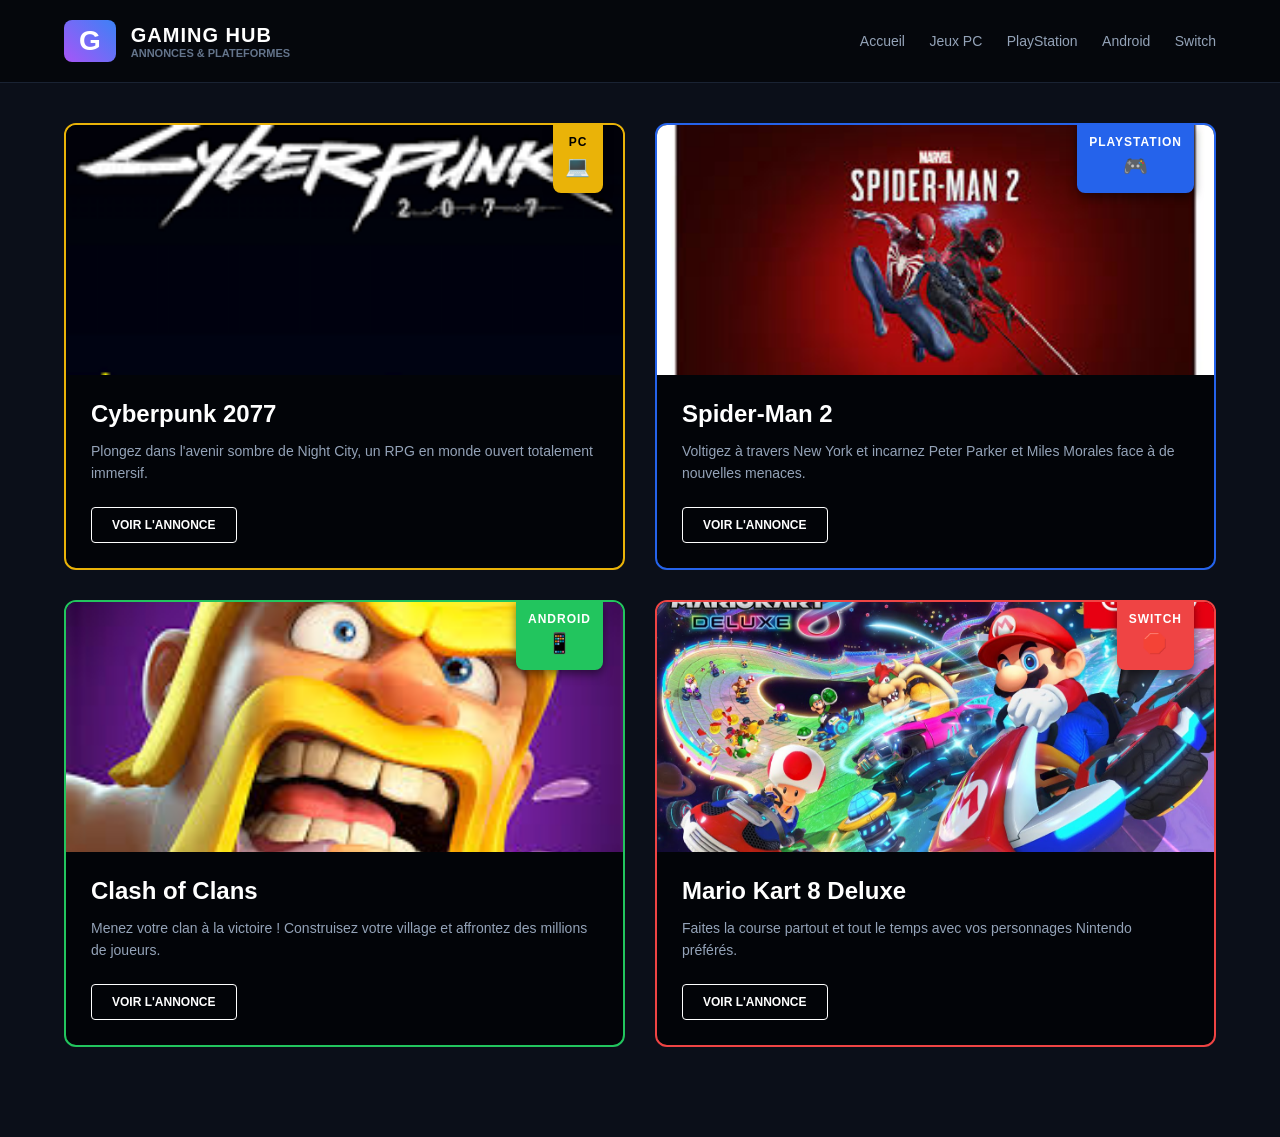
<file: index.html>
<!DOCTYPE html>
<html lang="fr">
<head>
    <meta charset="UTF-8">
    <meta name="viewport" content="width=device-width, initial-scale=1.0">
    <title>Gaming Hub - Annonces & Plateformes</title>
    <link rel="stylesheet" href="style.css">
</head>
<body>

    <header class="main-header">
        <div class="logo">
            <span class="logo-icon">G</span>
            <div class="logo-text">
                <h1>GAMING HUB</h1>
                <p>ANNONCES & PLATEFORMES</p>
            </div>
        </div>
      <nav class="nav-links">
    <a href="index.html">Accueil</a>
    <a href="jeux-pc.html">Jeux PC</a>
    <a href="PlayStation.html">PlayStation</a>
    <a href="Android_file.html">Android</a>
    <a href="Switch.html">Switch</a>
</nav>
    </header>

    <main class="games-grid">

        <article class="game-card pc-border">
            <div class="card-image-wrapper">
                <img src="/Src/Cyberpunk.png" alt="Cyberpunk 2077" class="game-img">
                <span class="badge badge-pc">
                    <span class="badge-title">PC</span>
                    <span class="badge-icon">💻</span>
                </span>
            </div>
            <div class="game-content">
                <h2>Cyberpunk 2077</h2>
                <p>Plongez dans l'avenir sombre de Night City, un RPG en monde ouvert totalement immersif.</p>
                <a href="#" class="btn-action">VOIR L'ANNONCE</a>
            </div>
        </article>

        <article class="game-card ps-border">
            <div class="card-image-wrapper">
                <img src="/Src/Spider_man.jpeg" alt="Spider-Man 2" class="game-img">
                <span class="badge badge-ps">
                    <span class="badge-title">PLAYSTATION</span>
                    <span class="badge-icon">🎮</span>
                </span>
            </div>
            <div class="game-content">
                <h2>Spider-Man 2</h2>
                <p>Voltigez à travers New York et incarnez Peter Parker et Miles Morales face à de nouvelles menaces.</p>
                <a href="#" class="btn-action">VOIR L'ANNONCE</a>
            </div>
        </article>

        <article class="game-card android-border">
            <div class="card-image-wrapper">
                <img src="/Src/clash_of_clan.jpeg" alt="Clash of Clans" class="game-img">
                <span class="badge badge-android">
                    <span class="badge-title">ANDROID</span>
                    <span class="badge-icon">📱</span>
                </span>
            </div>
            <div class="game-content">
                <h2>Clash of Clans</h2>
                <p>Menez votre clan à la victoire ! Construisez votre village et affrontez des millions de joueurs.</p>
                <a href="#" class="btn-action">VOIR L'ANNONCE</a>
            </div>
        </article>

        <article class="game-card switch-border">
            <div class="card-image-wrapper">
                <img src="/Src/mario_card_8_deluxe.jpg" alt="Mario Kart 8 Deluxe" class="game-img">
                <span class="badge badge-switch">
                    <span class="badge-title">SWITCH</span>
                    <span class="badge-icon">🛑</span>
                </span>
            </div>
            <div class="game-content">
                <h2>Mario Kart 8 Deluxe</h2>
                <p>Faites la course partout et tout le temps avec vos personnages Nintendo préférés.</p>
                <a href="#" class="btn-action">VOIR L'ANNONCE</a>
            </div>
        </article>

    </main>

</body>
</html>
</file>
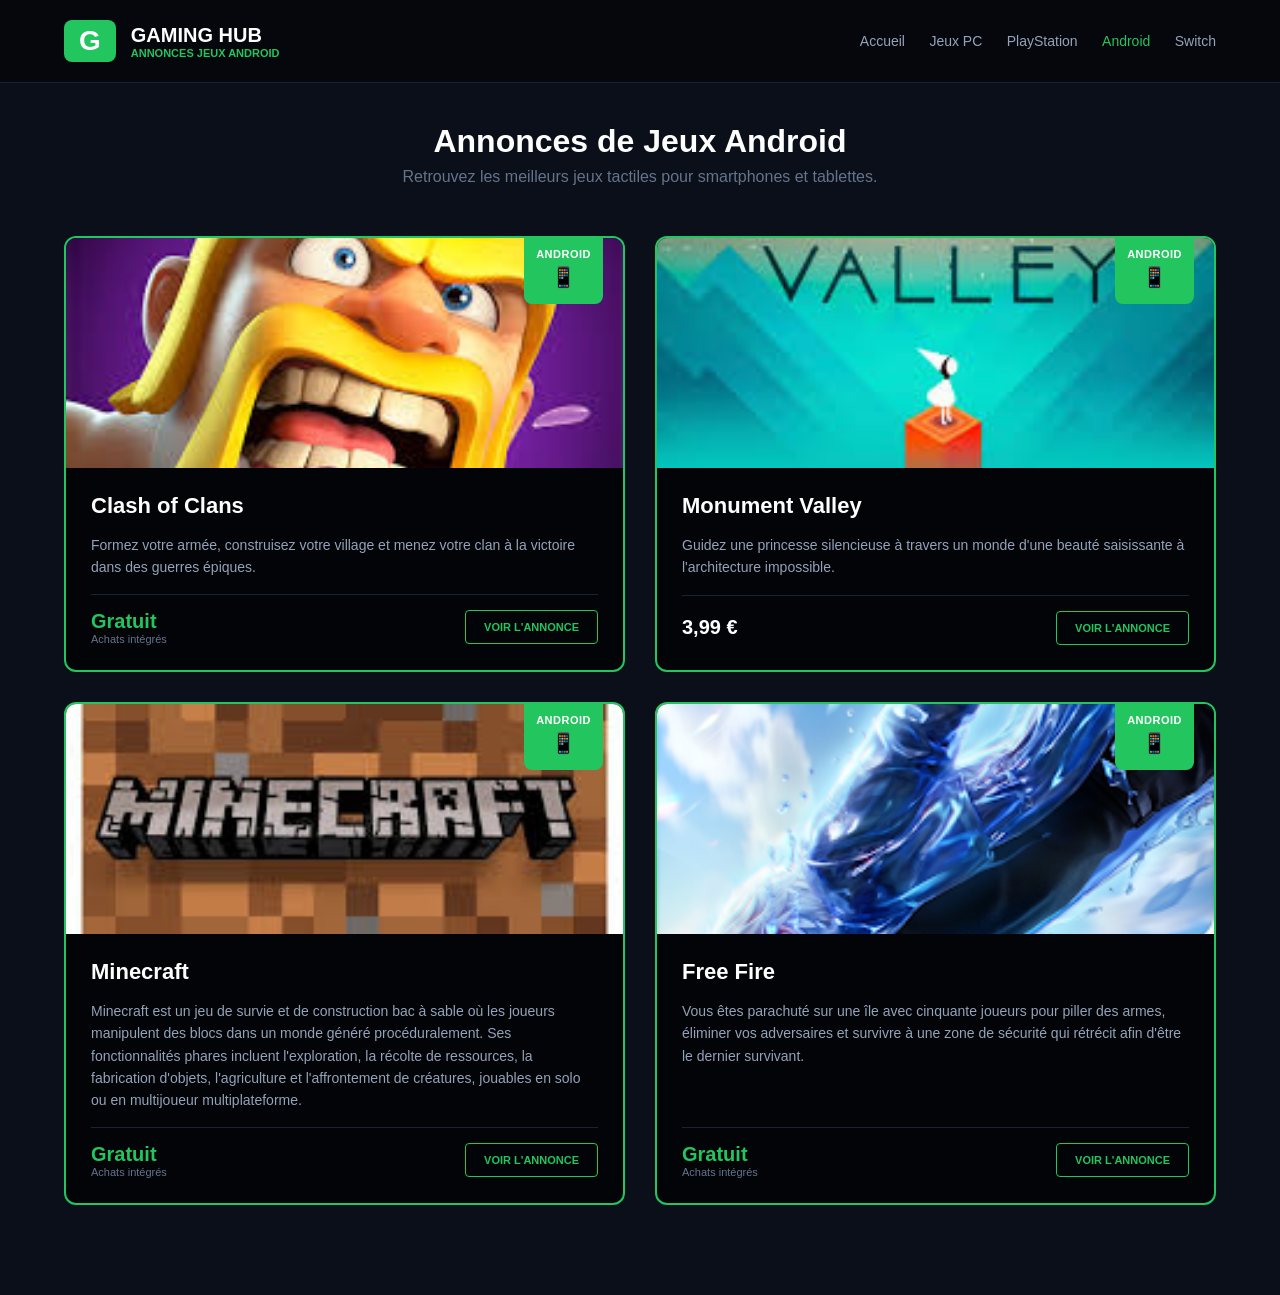
<file: Android_file.html>
<!DOCTYPE html>
<html lang="fr">
<head>
    <meta charset="UTF-8">
    <meta name="viewport" content="width=device-width, initial-scale=1.0">
    <title>Gaming Hub - Annonces Jeux Android</title>
    <style>
        /* ---- Base & Couleurs (Vert Android à l'honneur) ---- */
* {
    margin: 0;
    padding: 0;
    box-sizing: border-box;
    font-family: 'Segoe UI', Tahoma, Geneva, Verdana, sans-serif;
}

body {
    background-color: #0b0f19;
    color: #ffffff;
    padding-bottom: 50px;
}

/* ---- En-tête ---- */
.main-header {
    display: flex;
    justify-content: space-between;
    align-items: center;
    padding: 20px 5%;
    background-color: #05070c;
    border-bottom: 1px solid #1a2333;
}

.logo {
    display: flex;
    align-items: center;
    gap: 15px;
}

.logo-icon {
    font-size: 28px;
    font-weight: bold;
    background: #22c55e; /* Vert Android */
    color: #ffffff;
    padding: 5px 15px;
    border-radius: 8px;
}

.logo-text h1 {
    font-size: 20px;
}

.logo-text p {
    font-size: 11px;
    color: #22c55e;
    font-weight: bold;
}

.nav-links a {
    color: #94a3b8;
    text-decoration: none;
    margin-left: 20px;
    font-size: 14px;
    transition: color 0.3s;
}

.nav-links a:hover, .nav-links a.active {
    color: #22c55e; /* Surbrillance verte Android */
}

/* ---- Titre de la Page ---- */
.page-title-container {
    text-align: center;
    padding: 40px 20px 10px 20px;
}

.page-title-container h2 {
    font-size: 32px;
    color: #ffffff;
    margin-bottom: 8px;
}

.page-title-container p {
    color: #64748b;
    font-size: 16px;
}

/* ---- Grille ---- */
.games-grid {
    display: grid;
    grid-template-columns: repeat(auto-fit, minmax(400px, 1fr));
    gap: 30px;
    padding: 40px 5%;
    max-width: 1400px;
    margin: 0 auto;
}

/* ---- Cartes Jeux Android ---- */
.game-card {
    background-color: #020408;
    border-radius: 12px;
    overflow: hidden;
    border: 2px solid #22c55e; /* Bordure Verte Android */
    transition: transform 0.3s, box-shadow 0.3s;
    display: flex;
    flex-direction: column;
}

.game-card:hover {
    transform: translateY(-5px);
    box-shadow: 0 10px 20px rgba(34, 197, 94, 0.15); /* Ombre verte au survol */
}

.card-image-wrapper {
    position: relative;
    height: 230px;
}

.game-img {
    width: 100%;
    height: 100%;
    object-fit: cover;
}

/* Badge Android */
.badge-android {
    position: absolute;
    top: 0;
    right: 20px;
    background-color: #22c55e;
    color: #fff;
    display: flex;
    flex-direction: column;
    align-items: center;
    padding: 10px 12px 15px 12px;
    font-weight: bold;
    font-size: 11px;
    letter-spacing: 0.5px;
    border-radius: 0 0 8px 8px;
}

.badge-icon {
    font-size: 20px;
    margin-top: 5px;
}

/* ---- Contenu & Section Prix ---- */
.game-content {
    padding: 25px;
    display: flex;
    flex-direction: column;
    gap: 15px;
    flex-grow: 1;
}

.game-content h2 {
    font-size: 22px;
}

.game-content p {
    color: #94a3b8;
    font-size: 14px;
    line-height: 1.6;
}

/* Footer de la carte contenant Prix + Bouton */
.card-footer {
    display: flex;
    justify-content: space-between;
    align-items: center;
    margin-top: auto;
    padding-top: 15px;
    border-top: 1px solid #1a2333;
}

.price {
    font-size: 20px;
    font-weight: bold;
    color: #ffffff;
}

/* Précision spécifique aux jeux mobiles */
.price.free {
    color: #22c55e;
}

.price-sub {
    font-size: 11px;
    color: #64748b;
    display: block;
}

/* Styles pour les prix en promotion */
.price-container {
    display: flex;
    flex-direction: column;
}

.old-price {
    font-size: 12px;
    color: #64748b;
    text-decoration: line-through;
}

.price.promo {
    color: #eab308; /* Couleur jaune d'alerte pour le prix promo mobile */
}

/* Bouton d'action */
.btn-action {
    padding: 10px 18px;
    border: 1px solid #22c55e;
    color: #22c55e;
    text-decoration: none;
    font-size: 11px;
    font-weight: bold;
    border-radius: 4px;
    transition: background-color 0.3s, color 0.3s;
}

.btn-action:hover {
    background-color: #22c55e;
    color: #000000;
}
    </style>
</head>
<body>

    <!-- En-tête -->
    <header class="main-header">
        <div class="logo">
            <span class="logo-icon">G</span>
            <div class="logo-text">
                <h1>GAMING HUB</h1>
                <p>ANNONCES JEUX ANDROID</p>
            </div>
        </div>
        <nav class="nav-links">
            <a href="index.html">Accueil</a>
            <a href="jeux-pc.html">Jeux PC</a>
            <a href="PlayStation.html">PlayStation</a>
            <a href="Android_file.html" class="active">Android</a>
            <a href="Switch.html">Switch</a>
        </nav>
    </header>

    <!-- Titre de la page -->
    <div class="page-title-container">
        <h2>Annonces de Jeux Android</h2>
        <p>Retrouvez les meilleurs jeux tactiles pour smartphones et tablettes.</p>
    </div>

    <!-- Grille des jeux Android -->
    <main class="games-grid">

        <!-- Jeu 1: Clash of Clans -->
        <article class="game-card android-border">
            <div class="card-image-wrapper">
                <img src="/Src/clash_of_clan.jpeg" alt="Clash of Clans" class="game-img">
                <span class="badge badge-android">
                    <span class="badge-title">ANDROID</span>
                    <span class="badge-icon">📱</span>
                </span>
            </div>
            <div class="game-content">
                <h2>Clash of Clans</h2>
                <p>Formez votre armée, construisez votre village et menez votre clan à la victoire dans des guerres épiques.</p>
                
                <!-- Zone Prix (Modèle Gratuit) -->
                <div class="card-footer">
                    <div class="price-container">
                        <span class="price free">Gratuit</span>
                        <span class="price-sub">Achats intégrés</span>
                    </div>
                    <a href="#" class="btn-action">VOIR L'ANNONCE</a>
                </div>
            </div>
        </article>

        <!-- Jeu 2: Monument Valley -->
        <article class="game-card android-border">
            <div class="card-image-wrapper">
                <img src="/Src/monument_vlaley.jpeg" alt="Monument Valley" class="game-img">
                <span class="badge badge-android">
                    <span class="badge-title">ANDROID</span>
                    <span class="badge-icon">📱</span>
                </span>
            </div>
            <div class="game-content">
                <h2>Monument Valley</h2>
                <p>Guidez une princesse silencieuse à travers un monde d'une beauté saisissante à l'architecture impossible.</p>
                
                <!-- Zone Prix (Modèle Payant) -->
                <div class="card-footer">
                    <span class="price">3,99 €</span>
                    <a href="#" class="btn-action">VOIR L'ANNONCE</a>
                </div>
            </div>
        </article>

        <!-- Jeu 3: Minecraft Mobile -->
        <article class="game-card android-border">
            <div class="card-image-wrapper">
                <img src="/Src/minecraft.jpeg" alt="Minecraft" class="game-img">
                <span class="badge badge-android">
                    <span class="badge-title">ANDROID</span>
                    <span class="badge-icon">📱</span>
                </span>
            </div>
            <div class="game-content">
                <h2>Minecraft</h2>
                <p>Minecraft est un jeu de survie et de construction bac à sable où les joueurs manipulent des blocs dans un monde généré procéduralement. Ses fonctionnalités phares incluent l'exploration, la récolte de ressources, la fabrication d'objets, l'agriculture et l'affrontement de créatures, jouables en solo ou en multijoueur multiplateforme.</p>
                
                <!-- Zone Prix (Modèle Promotion) -->
                <div class="card-footer">
                    <div class="price-container">
                        <span class="price free">Gratuit</span>
                        <span class="price-sub">Achats intégrés</span>
                    </div>
                    <a href="#" class="btn-action">VOIR L'ANNONCE</a>
                </div>
            </div>
        </article>

         <!-- Jeu 4: Free Fire -->
         <article class="game-card android-border">
            <div class="card-image-wrapper">
                <img src="/Src/free_fire.webp" alt="Free fire" class="game-img">
                <span class="badge badge-android">
                    <span class="badge-title">ANDROID</span>
                    <span class="badge-icon">📱</span>
                </span>
            </div>
            <div class="game-content">
                <h2>Free Fire</h2>
                <p>Vous êtes parachuté sur une île avec cinquante joueurs pour piller des armes, éliminer vos adversaires et survivre à une zone de sécurité qui rétrécit afin d'être le dernier survivant.</p>
                
                <!-- Zone Prix (Modèle Promotion) -->
                <div class="card-footer">
                    <div class="price-container">
                        <span class="price free">Gratuit</span>
                        <span class="price-sub">Achats intégrés</span>
                    </div>
                    <a href="#" class="btn-action">VOIR L'ANNONCE</a>
                </div>
            </div>
        </article>

    </main>

</body>
</html>
</file>
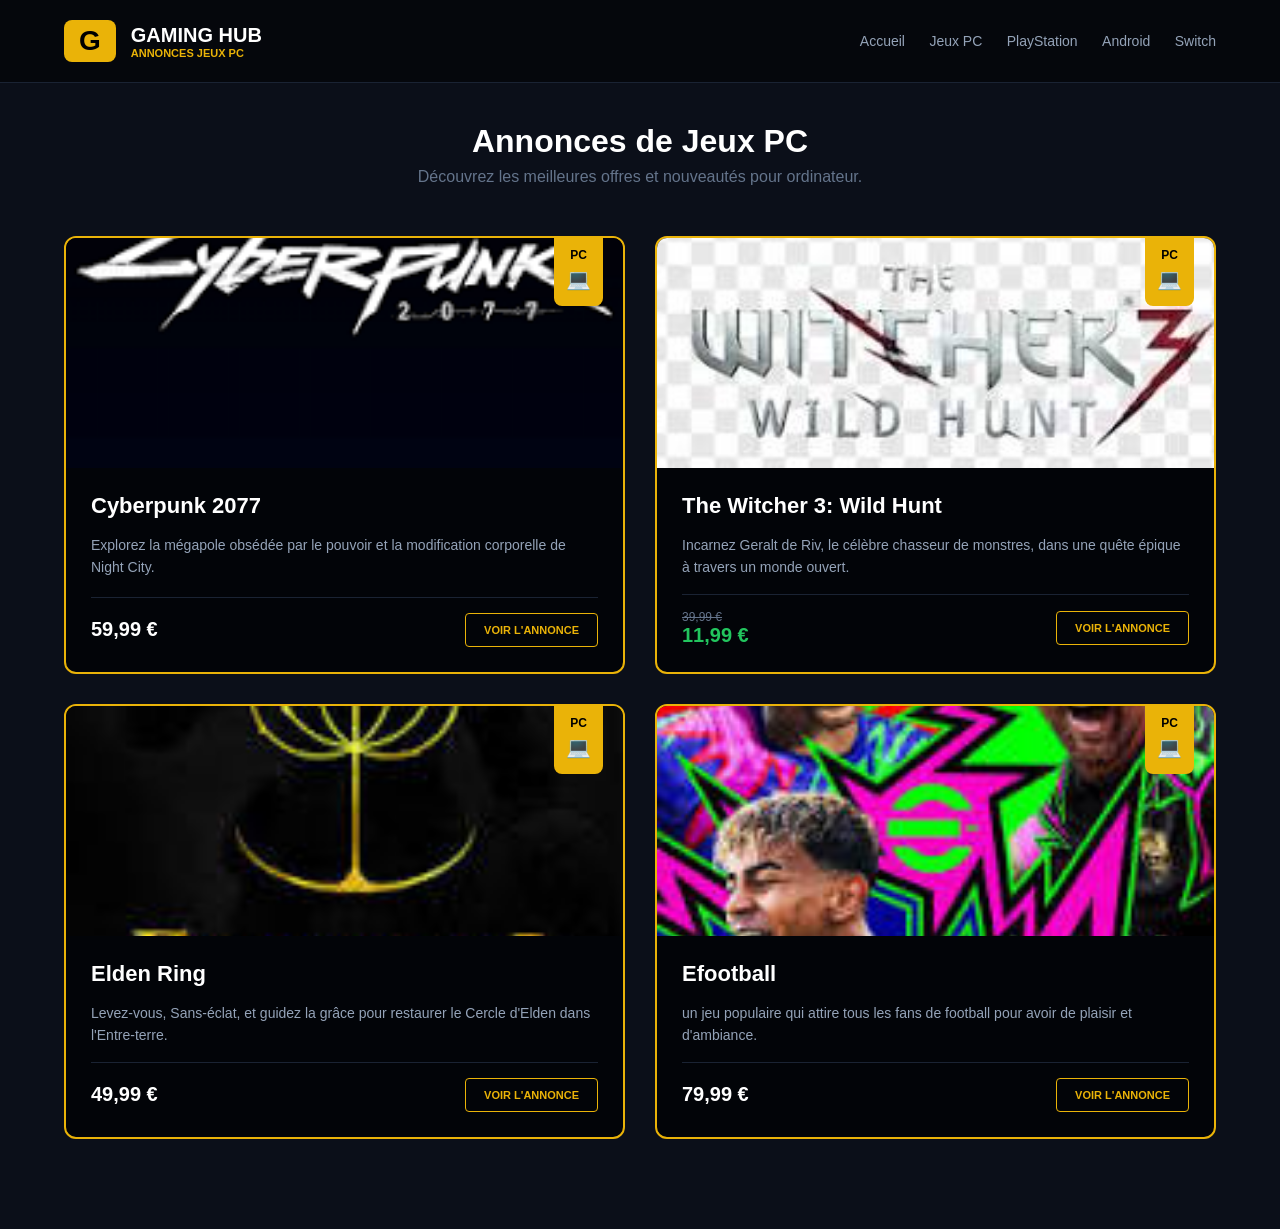
<file: jeux-pc.html>
<!DOCTYPE html>
<html lang="fr">
<head>
    <meta charset="UTF-8">
    <meta name="viewport" content="width=device-width, initial-scale=1.0">
    <title>Gaming Hub - Annonces Jeux PC</title>
    <link rel="stylesheet" href="style-pc.css">
</head>
<body>

    <!-- En-tête -->
    <header class="main-header">
        <div class="logo">
            <span class="logo-icon">G</span>
            <div class="logo-text">
                <h1>GAMING HUB</h1>
                <p>ANNONCES JEUX PC</p>
            </div>
        </div>
       <nav class="nav-links">
    <a href="index.html">Accueil</a>
    <a href="jeux-pc.html">Jeux PC</a>
    <a href="PlayStation.html">PlayStation</a>
    <a href="Android_file.html">Android</a>
    <a href="Switch.html">Switch</a>
</nav>
    </header>

    <!-- Titre de la page -->
    <div class="page-title-container">
        <h2>Annonces de Jeux PC</h2>
        <p>Découvrez les meilleures offres et nouveautés pour ordinateur.</p>
    </div>

    <!-- Grille des jeux PC -->
    <main class="games-grid">

        <!-- Jeu 1: Cyberpunk 2077 -->
        <article class="game-card pc-border">
            <div class="card-image-wrapper">
                <img src="/Src/Cyberpunk.png" alt="Cyberpunk 2077" class="game-img">
                <span class="badge badge-pc">
                    <span class="badge-title">PC</span>
                    <span class="badge-icon">💻</span>
                </span>
            </div>
            <div class="game-content">
                <h2>Cyberpunk 2077</h2>
                <p>Explorez la mégapole obsédée par le pouvoir et la modification corporelle de Night City.</p>
                
                <!-- Zone Prix et Bouton -->
                <div class="card-footer">
                    <span class="price">59,99 €</span>
                    <a href="#" class="btn-action">VOIR L'ANNONCE</a>
                </div>
            </div>
        </article>

        <!-- Jeu 2: The Witcher 3 -->
        <article class="game-card pc-border">
            <div class="card-image-wrapper">
                <img src="/Src/The_witcher3.jpeg" alt="The Witcher 3" class="game-img">
                <span class="badge badge-pc">
                    <span class="badge-title">PC</span>
                    <span class="badge-icon">💻</span>
                </span>
            </div>
            <div class="game-content">
                <h2>The Witcher 3: Wild Hunt</h2>
                <p>Incarnez Geralt de Riv, le célèbre chasseur de monstres, dans une quête épique à travers un monde ouvert.</p>
                
                <div class="card-footer">
                    <div class="price-container">
                        <span class="old-price">39,99 €</span>
                        <span class="price promo">11,99 €</span>
                    </div>
                    <a href="#" class="btn-action">VOIR L'ANNONCE</a>
                </div>
            </div>
        </article>

        <!-- Jeu 3: Elden Ring -->
        <article class="game-card pc-border">
            <div class="card-image-wrapper">
                <img src="/Src/Elden_ring.jpeg" alt="Elden Ring" class="game-img">
                <span class="badge badge-pc">
                    <span class="badge-title">PC</span>
                    <span class="badge-icon">💻</span>
                </span>
            </div>
            <div class="game-content">
                <h2>Elden Ring</h2>
                <p>Levez-vous, Sans-éclat, et guidez la grâce pour restaurer le Cercle d'Elden dans l'Entre-terre.</p>
                
                <div class="card-footer">
                    <span class="price">49,99 €</span>
                    <a href="#" class="btn-action">VOIR L'ANNONCE</a>
                </div>
            </div>
        </article>
        
        <!--jeu 4: efootball-->
        <article class="game-card pc-border">
            <div class="card-image-wrapper">
                <img src="/Src/EFootball.jpeg" alt="Efootball " class="game-img">
                <span class="badge badge-pc">
                    <span class="badge-title">PC</span>
                    <span class="badge-icon">💻</span>
                </span>
            </div>
            <div class="game-content">
                <h2>Efootball</h2>
                <p>un jeu populaire qui attire tous les fans de football pour avoir de plaisir et d'ambiance.</p>
                
                <div class="card-footer">
                    <span class="price">79,99 €</span>
                    <a href="#" class="btn-action">VOIR L'ANNONCE</a>
                </div>
            </div>
        </article>

    </main>

</body>
</html>
</file>
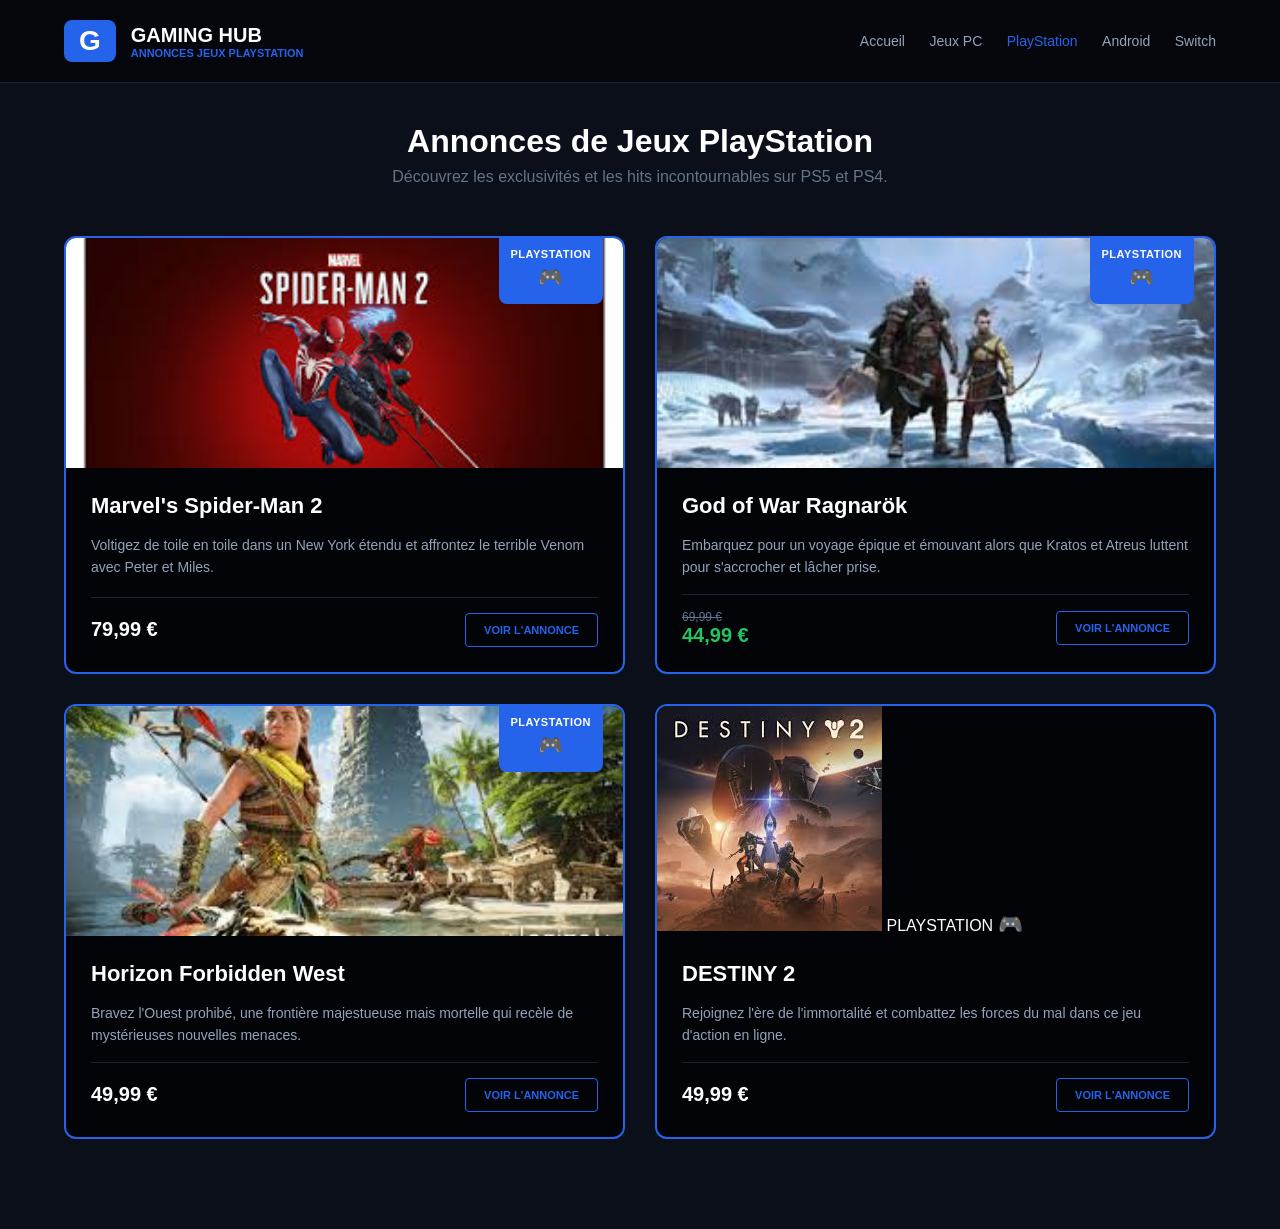
<file: PlayStation.html>
<!DOCTYPE html>
<html lang="fr">
<head>
    <meta charset="UTF-8">
    <meta name="viewport" content="width=device-width, initial-scale=1.0">
    <title>Gaming Hub - Annonces Jeux PlayStation</title>
    <link rel="stylesheet" href="style-playstation.css">
</head>
<body>

    <!-- En-tête -->
    <header class="main-header">
        <div class="logo">
            <span class="logo-icon">G</span>
            <div class="logo-text">
                <h1>GAMING HUB</h1>
                <p>ANNONCES JEUX PLAYSTATION</p>
            </div>
        </div>
        <nav class="nav-links">
            <a href="index.html">Accueil</a>
            <a href="jeux-pc.html">Jeux PC</a>
            <a href="PlayStation.html" class="active">PlayStation</a>
            <a href="Android_file.html">Android</a>
            <a href="Switch.html">Switch</a>
        </nav>
    </header>

    <!-- Titre de la page -->
    <div class="page-title-container">
        <h2>Annonces de Jeux PlayStation</h2>
        <p>Découvrez les exclusivités et les hits incontournables sur PS5 et PS4.</p>
    </div>

    <!-- Grille des jeux PlayStation -->
    <main class="games-grid">

        <!-- Jeu 1: Spider-Man 2 -->
        <article class="game-card ps-border">
            <div class="card-image-wrapper">
                <img src="/Src/Spider_man.jpeg" alt="Spider-Man 2" class="game-img">
                <span class="badge badge-ps">
                    <span class="badge-title">PLAYSTATION</span>
                    <span class="badge-icon">🎮</span>
                </span>
            </div>
            <div class="game-content">
                <h2>Marvel's Spider-Man 2</h2>
                <p>Voltigez de toile en toile dans un New York étendu et affrontez le terrible Venom avec Peter et Miles.</p>
                
                <!-- Zone Prix et Bouton -->
                <div class="card-footer">
                    <span class="price">79,99 €</span>
                    <a href="#" class="btn-action">VOIR L'ANNONCE</a>
                </div>
            </div>
        </article>

        <!-- Jeu 2: God of War Ragnarök -->
        <article class="game-card ps-border">
            <div class="card-image-wrapper">
                <img src="/Src/god_of_war_ragnarok.jpeg" alt="God of War" class="game-img">
                <span class="badge badge-ps">
                    <span class="badge-title">PLAYSTATION</span>
                    <span class="badge-icon">🎮</span>
                </span>
            </div>
            <div class="game-content">
                <h2>God of War Ragnarök</h2>
                <p>Embarquez pour un voyage épique et émouvant alors que Kratos et Atreus luttent pour s'accrocher et lâcher prise.</p>
                
                <div class="card-footer">
                    <div class="price-container">
                        <span class="old-price">69,99 €</span>
                        <span class="price promo">44,99 €</span>
                    </div>
                    <a href="#" class="btn-action">VOIR L'ANNONCE</a>
                </div>
            </div>
        </article>

        <!-- Jeu 3: Horizon Forbidden West -->
        <article class="game-card ps-border">
            <div class="card-image-wrapper">
                <img src="/Src/horizon_forbidden_west.jpeg" alt="Horizon Forbidden West" class="game-img">
                <span class="badge badge-ps">
                    <span class="badge-title">PLAYSTATION</span>
                    <span class="badge-icon">🎮</span>
                </span>
            </div>
            <div class="game-content">
                <h2>Horizon Forbidden West</h2>
                <p>Bravez l'Ouest prohibé, une frontière majestueuse mais mortelle qui recèle de mystérieuses nouvelles menaces.</p>
                
                <div class="card-footer">
                    <span class="price">49,99 €</span>
                    <a href="#" class="btn-action">VOIR L'ANNONCE</a>
                </div>
            </div>
        </article>

        <article class="game-card ps-border">
            <div class="card-image-wrapper">
                <img src="/Src/destinity2.jpeg" alt="DESTINY class="card-image>
                    <span class="badge-title">PLAYSTATION</span>
                    <span class="badge-icon">🎮</span>
                </span>
            </div>
            <div class="game-content">
                <h2>DESTINY 2</h2>
                <p>Rejoignez l'ère de l'immortalité et combattez les forces du mal dans ce jeu d'action en ligne.</p>
                
                <div class="card-footer">
                    <span class="price">49,99 €</span>
                    <a href="#" class="btn-action">VOIR L'ANNONCE</a>
                </div>
            </div>
        </article>

    </main>

</body>
</html>
</file>
<file: style.css>
/* ---- Style Global ---- */
* {
    margin: 0;
    padding: 0;
    box-sizing: border-box;
    font-family: 'Segoe UI', Tahoma, Geneva, Verdana, sans-serif;
}

body {
    background-color: #0b0f19; /* Fond sombre comme sur l'image */
    color: #ffffff;
    padding-bottom: 50px;
}

/* ---- En-tête / Barre de navigation ---- */
.main-header {
    display: flex;
    justify-content: space-between;
    align-items: center;
    padding: 20px 5%;
    background-color: #05070c;
    border-bottom: 1px solid #1a2333;
}

.logo {
    display: flex;
    align-items: center;
    gap: 15px;
}

.logo-icon {
    font-size: 28px;
    font-weight: bold;
    background: linear-gradient(45deg, #a855f7, #3b82f6);
    padding: 5px 15px;
    border-radius: 8px;
}

.logo-text h1 {
    font-size: 20px;
    letter-spacing: 1px;
}

.logo-text p {
    font-size: 11px;
    color: #64748b;
    font-weight: bold;
}

.nav-links a {
    color: #94a3b8;
    text-decoration: none;
    margin-left: 20px;
    font-size: 14px;
    transition: color 0.3s;
}

.nav-links a:hover, .nav-links a.active {
    color: #ffffff;
}

/* ---- Grille Principale ---- */
.games-grid {
    display: grid;
    grid-template-columns: repeat(auto-fit, minmax(450px, 1fr));
    gap: 30px;
    padding: 40px 5%;
    max-width: 1400px;
    margin: 0 auto;
}

/* ---- La Carte de Jeu ---- */
.game-card {
    background-color: #020408;
    border-radius: 12px;
    overflow: hidden;
    border: 2px solid transparent;
    transition: transform 0.3s, box-shadow 0.3s;
    display: flex;
    flex-direction: column;
}

.game-card:hover {
    transform: translateY(-5px);
}

/* Bordures spécifiques aux couleurs de l'image */
.pc-border { border-color: #eab308; }       /* Jaune */
.ps-border { border-color: #2563eb; }       /* Bleu */
.android-border { border-color: #22c55e; }  /* Vert */
.switch-border { border-color: #ef4444; }   /* Rouge */

/* Conteneur de l'image et du badge */
.card-image-wrapper {
    position: relative;
    height: 250px;
    width: 100%;
}

.game-img {
    width: 100%;
    height: 100%;
    object-fit: cover;
}

/* ---- Les Badges (En haut à droite) ---- */
.badge {
    position: absolute;
    top: 0;
    right: 20px;
    display: flex;
    flex-direction: column;
    align-items: center;
    padding: 10px 12px 15px 12px;
    font-weight: bold;
    font-size: 12px;
    letter-spacing: 1px;
    border-radius: 0 0 8px 8px; /* Forme de ruban pendant */
    box-shadow: 0 4px 10px rgba(0,0,0,0.5);
}

.badge-icon {
    font-size: 20px;
    margin-top: 5px;
}

/* Couleurs des rubans */
.badge-pc { background-color: #eab308; color: #000; }
.badge-ps { background-color: #2563eb; color: #fff; }
.badge-android { background-color: #22c55e; color: #fff; }
.badge-switch { background-color: #ef4444; color: #fff; }

/* ---- Contenu Texte de la carte ---- */
.game-content {
    padding: 25px;
    display: flex;
    flex-direction: column;
    gap: 12px;
    flex-grow: 1;
}

.game-content h2 {
    font-size: 24px;
}

.game-content p {
    color: #94a3b8;
    font-size: 14px;
    line-height: 1.6;
    margin-bottom: 10px;
}

/* ---- Bouton d'action ---- */
.btn-action {
    align-self: flex-start;
    padding: 10px 20px;
    border: 1px solid #ffffff;
    color: #ffffff;
    text-decoration: none;
    font-size: 12px;
    font-weight: bold;
    border-radius: 4px;
    transition: background-color 0.3s, color 0.3s;
}

.btn-action:hover {
    background-color: #ffffff;
    color: #000000;
}
</file>
<file: style-pc.css>
/* ---- Base & Couleurs (Jaune PC à l'honneur) ---- */
* {
    margin: 0;
    padding: 0;
    box-sizing: border-box;
    font-family: 'Segoe UI', Tahoma, Geneva, Verdana, sans-serif;
}

body {
    background-color: #0b0f19;
    color: #ffffff;
    padding-bottom: 50px;
}

/* ---- En-tête ---- */
.main-header {
    display: flex;
    justify-content: space-between;
    align-items: center;
    padding: 20px 5%;
    background-color: #05070c;
    border-bottom: 1px solid #1a2333;
}

.logo {
    display: flex;
    align-items: center;
    gap: 15px;
}

.logo-icon {
    font-size: 28px;
    font-weight: bold;
    background: #eab308; /* Couleur PC */
    color: #000000;
    padding: 5px 15px;
    border-radius: 8px;
}

.logo-text h1 {
    font-size: 20px;
}

.logo-text p {
    font-size: 11px;
    color: #eab308;
    font-weight: bold;
}

.nav-links a {
    color: #94a3b8;
    text-decoration: none;
    margin-left: 20px;
    font-size: 14px;
    transition: color 0.3s;
}

.nav-links a:hover, .nav-links a.active {
    color: #eab308; /* Surbrillance jaune PC */
}

/* ---- Titre de la Page ---- */
.page-title-container {
    text-align: center;
    padding: 40px 20px 10px 20px;
}

.page-title-container h2 {
    font-size: 32px;
    color: #ffffff;
    margin-bottom: 8px;
}

.page-title-container p {
    color: #64748b;
    font-size: 16px;
}

/* ---- Grille ---- */
.games-grid {
    display: grid;
    grid-template-columns: repeat(auto-fit, minmax(400px, 1fr));
    gap: 30px;
    padding: 40px 5%;
    max-width: 1400px;
    margin: 0 auto;
}

/* ---- Cartes Jeux PC ---- */
.game-card {
    background-color: #020408;
    border-radius: 12px;
    overflow: hidden;
    border: 2px solid #eab308; /* Bordure Jaune PC fixe */
    transition: transform 0.3s, box-shadow 0.3s;
    display: flex;
    flex-direction: column;
}

.game-card:hover {
    transform: translateY(-5px);
    box-shadow: 0 10px 20px rgba(234, 179, 8, 0.1);
}

.card-image-wrapper {
    position: relative;
    height: 230px;
}

.game-img {
    width: 100%;
    height: 100%;
    object-fit: cover;
}

/* Badge PC */
.badge-pc {
    position: absolute;
    top: 0;
    right: 20px;
    background-color: #eab308;
    color: #000;
    display: flex;
    flex-direction: column;
    align-items: center;
    padding: 10px 12px 15px 12px;
    font-weight: bold;
    font-size: 12px;
    border-radius: 0 0 8px 8px;
}

.badge-icon {
    font-size: 20px;
    margin-top: 5px;
}

/* ---- Contenu & Section Prix ---- */
.game-content {
    padding: 25px;
    display: flex;
    flex-direction: column;
    gap: 15px;
    flex-grow: 1;
}

.game-content h2 {
    font-size: 22px;
}

.game-content p {
    color: #94a3b8;
    font-size: 14px;
    line-height: 1.6;
}

/* Footer de la carte contenant Prix + Bouton */
.card-footer {
    display: flex;
    justify-content: space-between;
    align-items: center;
    margin-top: auto; /* Aligne toujours en bas de la carte */
    padding-top: 15px;
    border-top: 1px solid #1a2333;
}

.price {
    font-size: 20px;
    font-weight: bold;
    color: #ffffff;
}

/* Styles pour les prix en promotion */
.price-container {
    display: flex;
    flex-direction: column;
}

.old-price {
    font-size: 12px;
    color: #64748b;
    text-decoration: line-through;
}

.price.promo {
    color: #22c55e; /* Vert pour indiquer une réduction */
}

/* Bouton d'action */
.btn-action {
    padding: 10px 18px;
    border: 1px solid #eab308;
    color: #eab308;
    text-decoration: none;
    font-size: 11px;
    font-weight: bold;
    border-radius: 4px;
    transition: background-color 0.3s, color 0.3s;
}

.btn-action:hover {
    background-color: #eab308;
    color: #000000;
}
</file>
<file: style-playstation.css>
/* ---- Base & Couleurs (Bleu PlayStation à l'honneur) ---- */
* {
    margin: 0;
    padding: 0;
    box-sizing: border-box;
    font-family: 'Segoe UI', Tahoma, Geneva, Verdana, sans-serif;
}

body {
    background-color: #0b0f19;
    color: #ffffff;
    padding-bottom: 50px;
}

/* ---- En-tête ---- */
.main-header {
    display: flex;
    justify-content: space-between;
    align-items: center;
    padding: 20px 5%;
    background-color: #05070c;
    border-bottom: 1px solid #1a2333;
}

.logo {
    display: flex;
    align-items: center;
    gap: 15px;
}

.logo-icon {
    font-size: 28px;
    font-weight: bold;
    background: #2563eb; /* Bleu PlayStation */
    color: #ffffff;
    padding: 5px 15px;
    border-radius: 8px;
}

.logo-text h1 {
    font-size: 20px;
}

.logo-text p {
    font-size: 11px;
    color: #2563eb;
    font-weight: bold;
}

.nav-links a {
    color: #94a3b8;
    text-decoration: none;
    margin-left: 20px;
    font-size: 14px;
    transition: color 0.3s;
}

.nav-links a:hover, .nav-links a.active {
    color: #2563eb; /* Surbrillance bleu PlayStation */
}

/* ---- Titre de la Page ---- */
.page-title-container {
    text-align: center;
    padding: 40px 20px 10px 20px;
}

.page-title-container h2 {
    font-size: 32px;
    color: #ffffff;
    margin-bottom: 8px;
}

.page-title-container p {
    color: #64748b;
    font-size: 16px;
}

/* ---- Grille ---- */
.games-grid {
    display: grid;
    grid-template-columns: repeat(auto-fit, minmax(400px, 1fr));
    gap: 30px;
    padding: 40px 5%;
    max-width: 1400px;
    margin: 0 auto;
}

/* ---- Cartes Jeux PlayStation ---- */
.game-card {
    background-color: #020408;
    border-radius: 12px;
    overflow: hidden;
    border: 2px solid #2563eb; /* Bordure Bleue PlayStation */
    transition: transform 0.3s, box-shadow 0.3s;
    display: flex;
    flex-direction: column;
}

.game-card:hover {
    transform: translateY(-5px);
    box-shadow: 0 10px 20px rgba(37, 99, 235, 0.15); /* Ombre bleutée au survol */
}

.card-image-wrapper {
    position: relative;
    height: 230px;
}

.game-img {
    width: 100%;
    height: 100%;
    object-fit: cover;
}

/* Badge PlayStation */
.badge-ps {
    position: absolute;
    top: 0;
    right: 20px;
    background-color: #2563eb;
    color: #fff;
    display: flex;
    flex-direction: column;
    align-items: center;
    padding: 10px 12px 15px 12px;
    font-weight: bold;
    font-size: 11px;
    letter-spacing: 0.5px;
    border-radius: 0 0 8px 8px;
}

.badge-icon {
    font-size: 20px;
    margin-top: 5px;
}

/* ---- Contenu & Section Prix ---- */
.game-content {
    padding: 25px;
    display: flex;
    flex-direction: column;
    gap: 15px;
    flex-grow: 1;
}

.game-content h2 {
    font-size: 22px;
}

.game-content p {
    color: #94a3b8;
    font-size: 14px;
    line-height: 1.6;
}

/* Footer de la carte contenant Prix + Bouton */
.card-footer {
    display: flex;
    justify-content: space-between;
    align-items: center;
    margin-top: auto;
    padding-top: 15px;
    border-top: 1px solid #1a2333;
}

.price {
    font-size: 20px;
    font-weight: bold;
    color: #ffffff;
}

/* Styles pour les prix en promotion */
.price-container {
    display: flex;
    flex-direction: column;
}

.old-price {
    font-size: 12px;
    color: #64748b;
    text-decoration: line-through;
}

.price.promo {
    color: #22c55e; /* Vert pour indiquer une réduction */
}

/* Bouton d'action */
.btn-action {
    padding: 10px 18px;
    border: 1px solid #2563eb;
    color: #2563eb;
    text-decoration: none;
    font-size: 11px;
    font-weight: bold;
    border-radius: 4px;
    transition: background-color 0.3s, color 0.3s;
}

.btn-action:hover {
    background-color: #2563eb;
    color: #ffffff;
}
</file>
